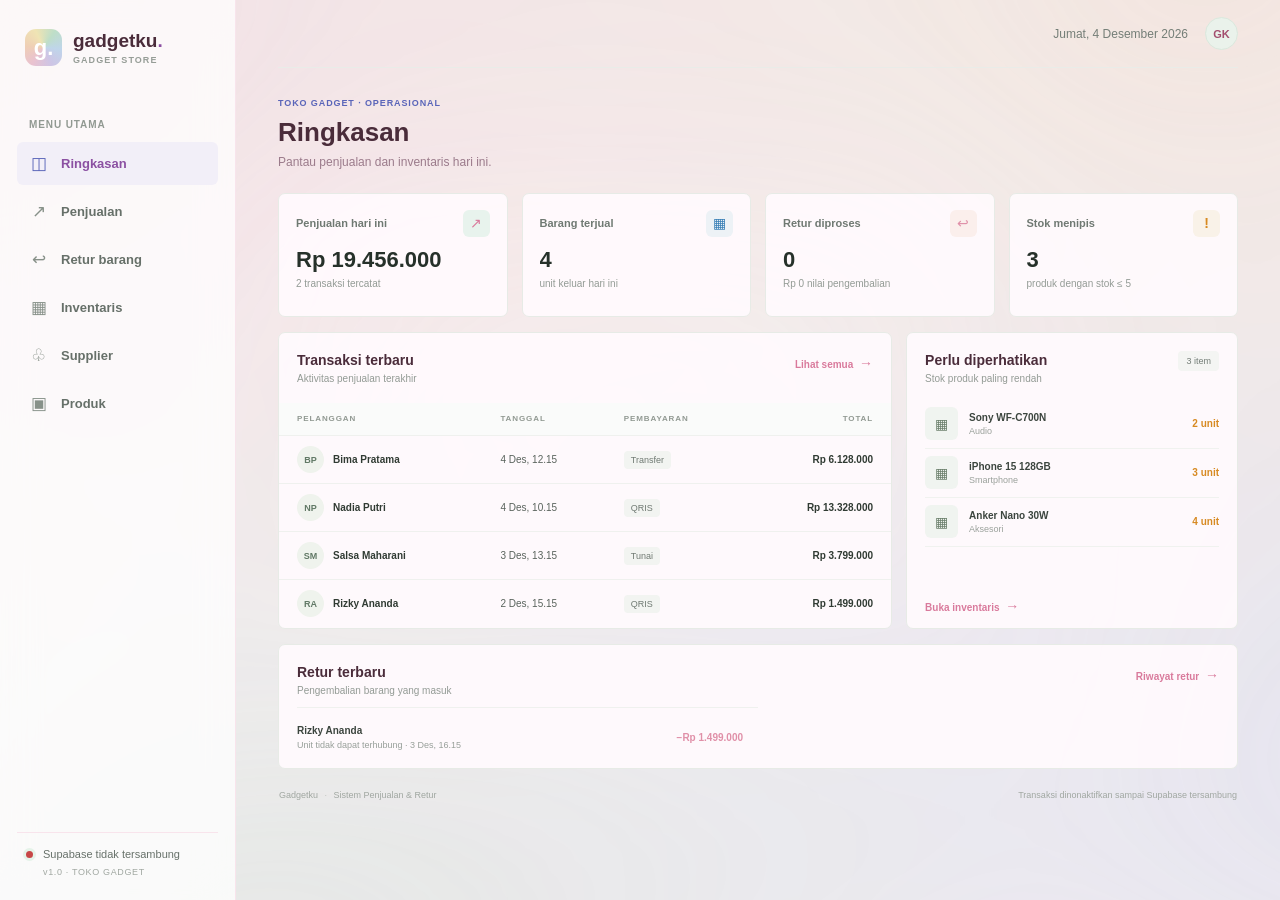
<file: frontend/index.html>
<!doctype html>
<html lang="id">
<head>
  <meta charset="utf-8">
  <meta name="viewport" content="width=device-width, initial-scale=1">
  <meta name="theme-color" content="#fffaf5">
  <title>Gadgetku — Sistem Penjualan</title>
  <link rel="stylesheet" href="styles.css">
</head>
<body>
  <div class="app-shell">
    <aside class="sidebar">
      <a class="brand" href="#dashboard" data-view="dashboard" aria-label="Gadgetku, beranda"><span class="brand-mark">g.</span><span>gadgetku<span class="brand-dot">.</span><small>GADGET STORE</small></span></a>
      <div class="side-label">MENU UTAMA</div>
      <nav class="navigation" aria-label="Navigasi utama">
        <button class="nav-link active" data-view="dashboard"><span>◫</span>Ringkasan</button>
        <button class="nav-link" data-view="sales"><span>↗</span>Penjualan</button>
        <button class="nav-link" data-view="returns"><span>↩</span>Retur barang</button>
        <button class="nav-link" data-view="inventory"><span>▦</span>Inventaris</button>
        <button class="nav-link" data-view="suppliers"><span>♧</span>Supplier</button>
        <button class="nav-link" data-view="products"><span>▣</span>Produk</button>
      </nav>
      <div class="sidebar-bottom"><span class="live-dot"></span><span id="connection-label">Mode demo lokal</span><small>v1.0 · TOKO GADGET</small></div>
    </aside>

    <main class="main-content">
      <header class="topbar"><div class="mobile-brand"><span class="brand-mark">g.</span> gadgetku.</div><div class="topbar-right"><span class="today" id="today-label"></span><span class="avatar">GK</span></div></header>
      <section class="page-heading"><div><div class="eyebrow" id="eyebrow">TOKO GADGET · OPERASIONAL</div><h1 id="page-title">Ringkasan</h1><p id="page-subtitle">Pantau penjualan dan inventaris hari ini.</p></div><button class="button button-primary" id="new-sale"><span>＋</span> Transaksi baru</button></section>

      <section id="dashboard-view" class="view active-view">
        <div class="stats-grid">
          <article class="stat-card"><div class="stat-top"><span>Penjualan hari ini</span><span class="stat-symbol green">↗</span></div><strong id="stat-sales">Rp0</strong><small id="stat-sales-count">0 transaksi tercatat</small></article>
          <article class="stat-card"><div class="stat-top"><span>Barang terjual</span><span class="stat-symbol blue">▦</span></div><strong id="stat-items">0</strong><small>unit keluar hari ini</small></article>
          <article class="stat-card"><div class="stat-top"><span>Retur diproses</span><span class="stat-symbol coral">↩</span></div><strong id="stat-returns">0</strong><small id="stat-refunds">Rp0 nilai pengembalian</small></article>
          <article class="stat-card"><div class="stat-top"><span>Stok menipis</span><span class="stat-symbol amber">!</span></div><strong id="stat-low">0</strong><small>produk dengan stok ≤ 5</small></article>
        </div>
        <div class="content-grid">
          <section class="panel recent-panel"><div class="panel-heading"><div><h2>Transaksi terbaru</h2><p>Aktivitas penjualan terakhir</p></div><button class="text-button" data-go="sales">Lihat semua <span>→</span></button></div><div class="table-wrap"><table><thead><tr><th>PELANGGAN</th><th>TANGGAL</th><th>PEMBAYARAN</th><th class="align-right">TOTAL</th></tr></thead><tbody id="recent-sales"></tbody></table></div></section>
          <section class="panel stock-panel"><div class="panel-heading"><div><h2>Perlu diperhatikan</h2><p>Stok produk paling rendah</p></div><span class="small-count" id="low-count">0 item</span></div><div id="low-stock-list" class="low-stock-list"></div><button class="stock-link" data-go="inventory">Buka inventaris <span>→</span></button></section>
        </div>
        <section class="panel returns-strip"><div class="panel-heading"><div><h2>Retur terbaru</h2><p>Pengembalian barang yang masuk</p></div><button class="text-button" data-go="returns">Riwayat retur <span>→</span></button></div><div id="recent-returns" class="return-list"></div></section>
      </section>

      <section id="sales-view" class="view"><section class="panel full-panel"><div class="panel-heading"><div><h2>Riwayat penjualan</h2><p>Daftar transaksi toko</p></div><span class="small-count" id="sales-count">0 transaksi</span></div><div class="table-wrap"><table><thead><tr><th>ID TRANSAKSI</th><th>PELANGGAN</th><th>TANGGAL</th><th>METODE</th><th class="align-right">TOTAL</th><th>AKSI</th></tr></thead><tbody id="sales-table"></tbody></table></div></section></section>

      <section id="returns-view" class="view"><section class="panel full-panel"><div class="panel-heading"><div><h2>Riwayat retur</h2><p>Barang dan pengembalian dana</p></div><button class="button button-small button-primary" data-action="new-return"><span>＋</span> Proses retur</button></div><div class="table-wrap"><table><thead><tr><th>ID RETUR</th><th>TRANSAKSI</th><th>TANGGAL</th><th>ALASAN</th><th class="align-right">PENGEMBALIAN</th></tr></thead><tbody id="returns-table"></tbody></table></div></section></section>

      <section id="inventory-view" class="view"><section class="panel full-panel"><div class="panel-heading"><div><h2>Inventaris produk</h2><p>Harga jual, pemasok, dan ketersediaan stok</p></div><span class="small-count" id="product-count">0 produk</span></div><div class="table-wrap"><table><thead><tr><th>PRODUK</th><th>KATEGORI</th><th>SKU</th><th>PEMASOK</th><th class="align-right">HARGA</th><th class="align-right">STOK</th></tr></thead><tbody id="products-table"></tbody></table></div></section></section>

      <section id="suppliers-view" class="view">
        <section class="panel full-panel">
          <div class="panel-heading">
            <div><h2>Manajemen Supplier</h2><p>Daftar pemasok dan kontak operasional</p></div>
            <button class="button button-small button-primary" data-action="new-supplier"><span>＋</span> Tambah Supplier</button>
          </div>
          <div class="table-wrap"><table>
            <thead><tr><th>NAMA SUPPLIER</th><th>KONTAK PERSON</th><th>NO. TELEPON</th><th>ALAMAT</th><th>AKSI</th></tr></thead>
            <tbody id="suppliers-table"></tbody>
          </table></div>
        </section>
      </section>

      <section id="products-view" class="view">
        <section class="panel full-panel">
          <div class="panel-heading">
            <div><h2>Katalog Produk</h2><p>Kelola barang dan pantau ketersediaan stok</p></div>
            <button class="button button-small button-primary" data-action="new-product"><span>＋</span> Tambah Produk</button>
          </div>
          <div class="table-wrap"><table>
            <thead><tr><th>NAMA PRODUK</th><th>KATEGORI</th><th>HARGA</th><th>STOK</th><th>AKSI</th></tr></thead>
            <tbody id="catalog-table"></tbody>
          </table></div>
        </section>
      </section>

      <footer class="footer"><span>Gadgetku <span>·</span> Sistem Penjualan & Retur</span><span id="data-mode">Data tersimpan di perangkat ini</span></footer>
    </main>
  </div>

  <dialog id="sale-dialog" class="modal"><form id="sale-form" method="dialog"><div class="modal-heading"><div><div class="eyebrow" id="sale-dialog-eyebrow">TRANSAKSI BARU</div><h2>Catat penjualan</h2></div><button class="icon-button" type="button" data-close aria-label="Tutup">×</button></div><label>Nama pelanggan<input id="sale-customer" name="customer_name" type="text" required maxlength="120" autocomplete="name" placeholder="Tulis nama pelanggan"></label><label>No. telepon <span class="optional-label">Opsional</span><input id="sale-customer-phone" name="customer_phone" type="tel" maxlength="40" autocomplete="tel" placeholder="Nomor telepon jika tersedia"></label><div class="modal-section-label">Pilih barang</div><div id="sale-product-list" class="picker-list"></div><label>Metode pembayaran<select name="payment_method" id="sale-payment-method"><option>Tunai</option><option>Transfer</option><option>QRIS</option></select></label><label id="sale-amount-label">Jumlah uang diterima<input id="sale-amount-paid" name="amount_paid" type="number" min="0" step="1" value="0" required><small id="sale-payment-hint">Masukkan nominal tunai; kembalian dihitung otomatis.</small></label><div class="modal-total"><span>Total transaksi</span><strong id="sale-total">Rp0</strong></div><p class="form-error" id="sale-error"></p><button class="button button-primary modal-submit" type="submit">Simpan transaksi <span>→</span></button></form></dialog>

  <dialog id="return-dialog" class="modal"><form id="return-form" method="dialog"><div class="modal-heading"><div><div class="eyebrow">PENGEMBALIAN BARANG</div><h2>Proses retur</h2></div><button class="icon-button" type="button" data-close aria-label="Tutup">×</button></div><label>Pilih transaksi<select name="sale_id" id="return-sale" required></select></label><div class="modal-section-label">Barang yang diretur</div><div id="return-item-list" class="picker-list empty-picker">Pilih transaksi untuk melihat barang.</div><label>Alasan retur<input name="reason" placeholder="Contoh: Produk tidak berfungsi" required maxlength="160"></label><div class="modal-total"><span>Estimasi pengembalian</span><strong id="return-total">Rp0</strong></div><p class="form-error" id="return-error"></p><button class="button button-primary modal-submit" type="submit">Simpan retur <span>→</span></button></form></dialog>

  <dialog id="supplier-dialog" class="modal"><form id="supplier-form" method="dialog">
    <div class="modal-heading"><div><div class="eyebrow">DATA PEMASOK</div><h2 id="supplier-dialog-title">Tambah Supplier</h2></div><button class="icon-button" type="button" data-close aria-label="Tutup">×</button></div>
    <input type="hidden" name="id">
    <label>Nama supplier<input name="name" required maxlength="120"></label>
    <label>Kontak person<input name="contact_name" required maxlength="120"></label>
    <label>No. telepon<input name="phone" required maxlength="40"></label>
    <label>Alamat<input name="address" required maxlength="200"></label>
    <p class="form-error" id="supplier-error"></p>
    <button class="button button-primary modal-submit" type="submit">Simpan supplier <span>→</span></button>
  </form></dialog>

  <dialog id="product-dialog" class="modal"><form id="product-form" method="dialog">
    <div class="modal-heading"><div><div class="eyebrow">KATALOG BARANG</div><h2 id="product-dialog-title">Tambah Produk</h2></div><button class="icon-button" type="button" data-close aria-label="Tutup">×</button></div>
    <input type="hidden" name="id">
    <label>SKU<input name="sku" required maxlength="40"></label>
    <label>Nama produk<input name="name" required maxlength="140"></label>
    <label>Kategori<input name="category" required maxlength="80"></label>
    <label>Supplier<select name="supplier_id" id="product-supplier" required></select></label>
    <label>Harga<input name="price" type="number" min="0" step="1" required></label>
    <label>Stok<input name="stock" type="number" min="0" step="1" required></label>
    <p class="form-error" id="product-error"></p>
    <button class="button button-primary modal-submit" type="submit">Simpan produk <span>→</span></button>
  </form></dialog>

  <dialog id="sale-success-dialog" class="modal success-modal">
    <div class="success-mark">✓</div>
    <div class="success-copy"><div class="eyebrow">TRANSAKSI TERSIMPAN</div><h2 id="sale-success-title">Penjualan berhasil</h2><p id="sale-success-summary"></p></div>
    <div class="success-actions"><button class="button button-primary" id="print-saved-sale" type="button">Cetak Struk</button><button class="button button-quiet" type="button" data-close>Tutup</button></div>
  </dialog>

  <dialog id="receipt-dialog" class="modal receipt-modal">
    <div class="receipt-toolbar no-print"><label>Ukuran kertas<select id="receipt-width"><option value="58">Thermal 58 mm</option><option value="80">Thermal 80 mm</option></select></label><button class="button button-primary" id="print-receipt" type="button">Cetak Struk</button><button class="icon-button" type="button" data-close aria-label="Tutup">×</button></div>
    <div id="receipt-preview"></div>
  </dialog>
  <div id="toast" class="toast" role="status" aria-live="polite"></div>
  <script src="app.js"></script>
</body>
</html>
</file>
<file: frontend/styles.css>
:root {
  color-scheme: light;
    --ink: #4a2c3a;
  --muted: #9b7b8b;
  --line: #f8e4ec;
  --paper: rgba(255, 250, 253, .92);
  --canvas: #fdf5f8;
  --green: #d97a9c;
  --green-dark: #a34e6e;
  --green-pale: #fce9f0;
  --coral: #e090a8;
  --amber: #d78a22;
  --blue: #367db5;
  --rainbow-red: #df4a57;
  --rainbow-orange: #e67e22;
  --rainbow-yellow: #d8ae24;
  --rainbow-green: #2d9660;
  --rainbow-blue: #367db5;
  --rainbow-indigo: #5a65b9;
  --rainbow-violet: #8b50a2;
  font-family: 'Poppins', 'Quicksand', 'Segoe UI', sans-serif;
  font-synthesis: none;
  text-rendering: optimizeLegibility;
}
* { box-sizing: border-box; }
[hidden] { display: none !important; }
.eyebrow { margin-bottom: 8px; color: var(--rainbow-indigo); font-size: 9px; }
body { position: relative; isolation: isolate; margin: 0; min-width: 320px; background: var(--canvas); color: var(--ink); }
body::before { position: fixed; z-index: -1; inset: -24%; pointer-events: none; background: radial-gradient(ellipse at 12% 16%, rgba(232, 178, 190, .45) 0%, transparent 43%), radial-gradient(ellipse at 80% 13%, rgba(239, 201, 164, .4) 0%, transparent 44%), radial-gradient(ellipse at 91% 74%, rgba(181, 199, 229, .4) 0%, transparent 44%), radial-gradient(ellipse at 30% 91%, rgba(173, 216, 194, .4) 0%, transparent 45%), conic-gradient(from 210deg at 51% 48%, rgba(229, 195, 214, .12), rgba(235, 213, 177, .1), rgba(183, 218, 207, .12), rgba(192, 200, 231, .1), rgba(229, 195, 214, .12)); filter: blur(76px) saturate(.72); opacity: .82; content: ''; }
.nav-link.active { background: #f2eff8; color: var(--rainbow-violet); }
button, input, select { font: inherit; }
.nav-link.active span { color: var(--rainbow-indigo); }
button { cursor: pointer; }
h1 { font: 700 26px/1.25 'Segoe UI', Tahoma, sans-serif; letter-spacing: 0; }
.app-shell { min-height: 100vh; }
.button-primary { position: relative; overflow: hidden; background: var(--ink); color: #fff; }
.sidebar { position: fixed; inset: 0 auto 0 0; z-index: 2; display: flex; width: 236px; flex-direction: column; padding: 29px 17px 20px; background: #fff; border-right: 1px solid var(--line); }
.button-primary:hover { background: #354039; }
.brand { display: flex; align-items: center; gap: 11px; margin: 0 0 53px 8px; color: var(--ink); font: 800 19px/1 'Manrope', sans-serif; text-decoration: none; }
.brand-mark { display: grid; width: 37px; height: 37px; place-items: center; border-radius: 11px; background: var(--green); color: #fff; font: 800 22px/1 'Manrope', sans-serif; }
.brand-dot { color: var(--green); }
.brand small { display: block; margin-top: 6px; color: #969d97; font: 700 9px/1 'DM Sans', sans-serif; letter-spacing: 1.05px; }
.side-label, .eyebrow, th, .modal-section-label { color: #919992; font-size: 10px; font-weight: 700; letter-spacing: .9px; }
.side-label { padding: 0 12px; margin-bottom: 12px; }
.navigation { display: grid; gap: 5px; }
.nav-link { display: flex; align-items: center; gap: 13px; min-height: 43px; padding: 0 12px; border: 0; border-radius: 6px; background: transparent; color: #667069; text-align: left; font-size: 13px; font-weight: 600; transition: background .16s, color .16s; }
.nav-link span { display: grid; width: 19px; place-items: center; color: #879189; font-size: 17px; }
.nav-link:hover { background: #f5f7f5; color: var(--ink); }
.nav-link.active { background: var(--green-pale); color: var(--green-dark); }
.nav-link.active span { color: var(--green); }
.sidebar-bottom { display: grid; grid-template-columns: 9px 1fr; gap: 0 8px; align-items: center; margin-top: auto; padding: 15px 9px 3px; border-top: 1px solid var(--line); color: #67716a; font-size: 11px; }
.sidebar-bottom small { grid-column: 2; margin-top: 7px; color: #a0a7a1; font-size: 9px; letter-spacing: .65px; }
.live-dot { width: 7px; height: 7px; border-radius: 50%; background: #55a67e; box-shadow: 0 0 0 3px #e5f3e9; }
.main-content { max-width: 1600px; min-height: 100vh; margin-left: 236px; padding: 0 42px 22px; }
.topbar { display: flex; height: 68px; align-items: center; justify-content: flex-end; border-bottom: 1px solid #e9ece8; }
.topbar-right { display: flex; align-items: center; gap: 17px; }
.today { color: #747e77; font-size: 12px; }
.avatar { display: grid; width: 33px; height: 33px; place-items: center; border: 1px solid #d9e7dc; border-radius: 50%; background: #eaf2eb; color: var(--green-dark); font-size: 11px; font-weight: 700; }
.mobile-brand { display: none; }
.page-heading { display: flex; align-items: center; justify-content: space-between; gap: 20px; padding: 30px 0 24px; }
.eyebrow { margin-bottom: 8px; color: var(--green); font-size: 9px; }
h1, h2, p { margin: 0; }
h1 { font: 700 26px/1.25 'Manrope', sans-serif; letter-spacing: 0; }
.page-heading p { margin-top: 6px; color: var(--muted); font-size: 12px; }
.button { display: inline-flex; min-height: 39px; align-items: center; justify-content: center; gap: 8px; padding: 0 15px; border: 1px solid transparent; border-radius: 5px; font-size: 12px; font-weight: 700; transition: background .15s, transform .15s; }
.button:hover { transform: translateY(-1px); }
.button-primary { background: var(--green); color: #fff; }
.button-primary:hover { background: var(--green-dark); }
.button-primary > span { font-size: 17px; font-weight: 400; }
.button-small { min-height: 34px; padding: 0 12px; font-size: 11px; }
.view { display: none; animation: reveal .24s ease both; }
.active-view { display: block; }
@keyframes reveal { from { opacity: 0; transform: translateY(5px); } to { opacity: 1; transform: translateY(0); } }
.stats-grid { display: grid; grid-template-columns: repeat(4, minmax(0, 1fr)); gap: 14px; }
.stat-card, .panel { border: 1px solid #e7ebe6; border-radius: 7px; background: var(--paper); }
.stat-card { min-height: 124px; padding: 16px 17px 14px; }
.stat-top { display: flex; align-items: center; justify-content: space-between; color: #6f7972; font-size: 11px; font-weight: 600; }
.stat-symbol { display: grid; width: 27px; height: 27px; place-items: center; border-radius: 6px; font-size: 14px; font-weight: 700; }
.stat-symbol.green { background: #e8f3ed; color: var(--green); }
.stat-symbol.blue { background: #edf2f6; color: var(--blue); }
.stat-symbol.coral { background: #fbefec; color: var(--coral); }
.stat-symbol.amber { background: #f9f2e8; color: var(--amber); }
.stat-card > strong { display: block; overflow: hidden; margin-top: 10px; color: #26312a; font: 700 22px/1.15 'Manrope', sans-serif; text-overflow: ellipsis; white-space: nowrap; }
.stat-card > small { display: block; margin-top: 6px; color: #939b95; font-size: 10px; }
.content-grid { display: grid; grid-template-columns: minmax(0, 1.85fr) minmax(250px, 1fr); gap: 14px; margin-top: 15px; }
.panel { min-width: 0; padding: 18px 18px 0; }
.panel-heading { display: flex; min-height: 44px; align-items: flex-start; justify-content: space-between; gap: 12px; }
.panel-heading h2 { font: 700 14px/1.3 'Manrope', sans-serif; }
.panel-heading p { margin-top: 4px; color: #939b95; font-size: 10px; }
.text-button, .stock-link { padding: 4px 0; border: 0; background: none; color: var(--green); font-size: 10px; font-weight: 700; white-space: nowrap; }
.text-button span, .stock-link span { margin-left: 3px; font-size: 14px; }
.table-wrap { overflow-x: auto; margin: 8px -18px 0; }
table { width: 100%; border-collapse: collapse; text-align: left; }
th { height: 33px; padding: 0 13px; background: #fafbfa; font-size: 8px; white-space: nowrap; }
th:first-child, td:first-child { padding-left: 18px; }
th:last-child, td:last-child { padding-right: 18px; }
td { height: 48px; padding: 7px 13px; border-top: 1px solid #eff1ee; color: #59635c; font-size: 10px; white-space: nowrap; }
td strong { color: #303b33; font-size: 10px; font-weight: 600; }
.align-right { text-align: right; }
.empty-cell { height: 91px; color: #929a94; text-align: center; }
.customer-cell { display: inline-flex; align-items: center; gap: 9px; }
.customer-initial { display: grid; width: 27px; height: 27px; flex: none; place-items: center; border-radius: 50%; background: #eff3ed; color: #617966; font-size: 9px; font-weight: 700; }
.payment-badge { display: inline-block; padding: 4px 7px; border-radius: 4px; background: #f2f4f1; color: #6f7972; font-size: 9px; }
.stock-panel { display: flex; flex-direction: column; }
.small-count { padding: 5px 8px; border-radius: 4px; background: #f4f5f3; color: #747e77; font-size: 9px; white-space: nowrap; }
.low-stock-list { display: grid; gap: 0; padding-top: 5px; }
.stock-item { display: grid; grid-template-columns: 34px minmax(0, 1fr) auto; gap: 10px; align-items: center; min-height: 49px; border-bottom: 1px solid #f0f2ef; }
.product-mark { display: grid; width: 33px; height: 33px; place-items: center; border-radius: 6px; background: #f0f4f0; color: #687d69; font-size: 14px; }
.stock-item strong, .stock-item small { display: block; overflow: hidden; text-overflow: ellipsis; white-space: nowrap; }
.stock-item strong { color: #3b453e; font-size: 10px; font-weight: 600; }
.stock-item small { margin-top: 3px; color: #9aa19b; font-size: 9px; }
.stock-level { color: var(--amber); font-size: 10px; font-weight: 700; white-space: nowrap; }
.stock-link { align-self: flex-start; margin-top: auto; padding: 12px 0 14px; }
.return-list { display: grid; grid-template-columns: repeat(2, minmax(0, 1fr)); }
.return-item { display: flex; min-height: 61px; align-items: center; justify-content: space-between; gap: 14px; padding: 8px 15px 8px 0; border-top: 1px solid #eff1ee; }
.return-item + .return-item { padding-left: 15px; border-left: 1px solid #eff1ee; }
.return-item strong, .return-item small { display: block; }
.return-item strong { color: #3b453e; font-size: 10px; font-weight: 600; }
.return-item small { margin-top: 4px; color: #979f99; font-size: 9px; }
.return-value { color: var(--coral); font-size: 10px; font-weight: 700; white-space: nowrap; }
.returns-strip { margin-top: 15px; padding-bottom: 0; }
.full-panel { min-height: 340px; }
.full-panel .table-wrap { margin-top: 11px; }
.full-panel td { height: 56px; }
.product-name-cell { display: inline-flex; align-items: center; gap: 10px; }
.stock-pill { display: inline-block; min-width: 39px; padding: 4px 7px; border-radius: 4px; background: #edf5ef; color: var(--green-dark); text-align: center; font-size: 9px; font-weight: 700; }
.stock-pill.low { background: #fbf1e4; color: #a66d22; }
.footer { display: flex; justify-content: space-between; gap: 15px; padding: 21px 1px 0; color: #a0a7a1; font-size: 9px; }
.footer span span { padding: 0 4px; color: #c0c6c0; }
.modal { width: min(460px, calc(100vw - 28px)); max-height: min(740px, calc(100dvh - 30px)); padding: 23px; overflow-y: auto; border: 1px solid #e7ebe6; border-radius: 8px; background: #fff; color: var(--ink); box-shadow: 0 24px 75px #25382d2e; }
.modal::backdrop { background: #1b2a2180; backdrop-filter: blur(2px); }
.modal form { display: grid; gap: 14px; }
.modal-heading { display: flex; justify-content: space-between; align-items: flex-start; margin-bottom: 3px; }
.modal-heading h2 { font: 700 20px/1.25 'Manrope', sans-serif; }
.icon-button { display: grid; width: 30px; height: 30px; place-items: center; border: 1px solid var(--line); border-radius: 5px; background: #fff; color: #778078; font-size: 21px; line-height: 1; }
.modal label { display: grid; gap: 7px; color: #58625a; font-size: 11px; font-weight: 600; }
.modal select, .modal input { width: 100%; min-height: 39px; padding: 0 11px; border: 1px solid #e2e7e2; border-radius: 5px; outline: none; background: #fff; color: #303a33; font-size: 11px; }
.modal select:focus, .modal input:focus { border-color: #69a687; box-shadow: 0 0 0 3px #eaf4ed; }
.modal-section-label { margin: 2px 0 -7px; }
.picker-list { display: grid; max-height: 172px; overflow-y: auto; border: 1px solid #eaede9; border-radius: 5px; }
.picker-row { display: grid; grid-template-columns: minmax(0, 1fr) 84px; gap: 10px; align-items: center; min-height: 48px; padding: 7px 10px; border-bottom: 1px solid #eff1ef; }
.picker-row:last-child { border-bottom: 0; }
.picker-row strong, .picker-row small { display: block; }
.picker-row strong { color: #364139; font-size: 10px; font-weight: 600; }
.picker-row small { margin-top: 3px; color: #929a94; font-size: 9px; }
.picker-row input { min-height: 32px; padding: 0 8px; text-align: center; }
.empty-picker { display: flex; min-height: 54px; align-items: center; justify-content: center; padding: 10px; color: #979f99; font-size: 10px; }
.modal-total { display: flex; align-items: center; justify-content: space-between; padding-top: 12px; border-top: 1px solid var(--line); color: #737d75; font-size: 11px; }
.modal-total strong { color: var(--ink); font: 700 16px/1.2 'Manrope', sans-serif; }
.form-error { min-height: 0; color: #bd4d40; font-size: 10px; }
.form-error:empty { display: none; }
.modal-submit { width: 100%; }
.toast { position: fixed; z-index: 5; right: 22px; bottom: 22px; max-width: calc(100vw - 44px); padding: 12px 16px; border: 1px solid #dbe8de; border-radius: 6px; background: #fff; color: var(--green-dark); box-shadow: 0 8px 28px #26372b1c; font-size: 12px; opacity: 0; pointer-events: none; transform: translateY(8px); transition: .2s ease; }
.toast.show { opacity: 1; transform: translateY(0); }

@media (min-width: 1450px) { .main-content { padding-right: 58px; padding-left: 58px; } }
@media (max-width: 1120px) { .main-content { padding-right: 25px; padding-left: 25px; } .stats-grid { grid-template-columns: repeat(2, minmax(0, 1fr)); } .content-grid { grid-template-columns: minmax(0, 1.55fr) minmax(225px, 1fr); } }
@media (max-width: 760px) {
  .sidebar { position: fixed; inset: auto 0 0; width: auto; height: 61px; padding: 5px 8px max(5px, env(safe-area-inset-bottom)); border-top: 1px solid var(--line); border-right: 0; }
  .brand, .side-label, .sidebar-bottom { display: none; }
  .navigation { grid-template-columns: repeat(6, minmax(0, 1fr)); gap: 0; }
  .nav-link { display: flex; min-height: 48px; flex-direction: column; justify-content: center; gap: 2px; padding: 3px 1px; border-radius: 5px; font-size: 8px; white-space: nowrap; }
  .nav-link span { width: auto; font-size: 16px; }
  .main-content { margin-left: 0; padding: 0 17px 83px; }
  .topbar { height: 57px; justify-content: space-between; }
  .mobile-brand { display: flex; align-items: center; gap: 7px; font: 800 15px/1 'Manrope', sans-serif; }
  .mobile-brand .brand-mark { width: 29px; height: 29px; border-radius: 8px; font-size: 18px; }
  .today { font-size: 10px; }
  .page-heading { align-items: flex-end; padding: 22px 0 18px; }
  .page-heading h1 { font-size: 22px; }
  .page-heading p { max-width: 225px; font-size: 11px; line-height: 1.5; }
  .page-heading .button { min-height: 35px; gap: 5px; padding: 0 9px; font-size: 10px; white-space: nowrap; }
  .stats-grid { gap: 9px; }
  .stat-card { min-height: 111px; padding: 13px 12px; }
  .stat-top { font-size: 10px; }
  .stat-symbol { width: 24px; height: 24px; }
  .stat-card > strong { font-size: 19px; }
  .stat-card > small { font-size: 9px; }
  .content-grid { grid-template-columns: 1fr; gap: 10px; margin-top: 10px; }
  .panel { padding-right: 13px; padding-left: 13px; }
  .panel-heading h2 { font-size: 13px; }
  .table-wrap { margin-right: -13px; margin-left: -13px; }
  th { padding-right: 9px; padding-left: 9px; }
  th:first-child, td:first-child { padding-left: 13px; }
  th:last-child, td:last-child { padding-right: 13px; }
  td { padding-right: 9px; padding-left: 9px; }
  .returns-strip { margin-top: 10px; }
  .return-list { grid-template-columns: 1fr; }
  .return-item + .return-item { padding-left: 0; border-left: 0; }
  .footer { flex-direction: column; gap: 6px; padding-top: 16px; }
  .full-panel { padding-top: 15px; }
  .full-panel .table-wrap { margin-right: -13px; margin-left: -13px; }
}
@media (max-width: 390px) { .main-content { padding-right: 12px; padding-left: 12px; } .today { max-width: 112px; text-align: right; } .page-heading p { max-width: 195px; } .page-heading .button { padding: 0 7px; } }
@media (prefers-reduced-motion: reduce) { *, *::before, *::after { scroll-behavior: auto !important; animation-duration: .01ms !important; transition-duration: .01ms !important; } }

.sidebar::before { content: none; }
.brand-mark { background: conic-gradient(from 215deg, #e9c2d0, #efcfb5, #efe4b4, #bedec8, #bfd5ea, #cec5e5, #e9c2d0); }

@media (prefers-color-scheme: dark) {
  :root {
    color-scheme: dark;
    --ink: #e8e9ed;
    --muted: #a4a9b3;
    --line: rgba(222, 226, 238, .13);
    --canvas: #181a20;
    --paper: rgba(35, 38, 47, .82);
    --green: #75c893;
    --green-dark: #a0deb4;
    --green-pale: rgba(78, 120, 91, .24);
    --coral: #ed9298;
    --amber: #e7bf78;
    --blue: #8bbce8;
  }
  body::before { background: radial-gradient(ellipse at 12% 16%, rgba(125, 73, 94, .54) 0%, transparent 45%), radial-gradient(ellipse at 80% 13%, rgba(123, 83, 53, .4) 0%, transparent 46%), radial-gradient(ellipse at 91% 74%, rgba(65, 79, 124, .5) 0%, transparent 46%), radial-gradient(ellipse at 30% 91%, rgba(48, 103, 77, .4) 0%, transparent 47%), conic-gradient(from 210deg at 51% 48%, rgba(117, 74, 108, .12), rgba(129, 102, 58, .1), rgba(55, 112, 90, .12), rgba(68, 76, 130, .1), rgba(117, 74, 108, .12)); filter: blur(94px) saturate(.62); opacity: .58; }
  .sidebar { background: rgba(28, 30, 37, .9); }
  .brand small, .side-label, .eyebrow, th, .modal-section-label { color: #a6a8b5; }
  .nav-link { color: #c3c5cd; }
  .nav-link:hover { background: rgba(255, 255, 255, .06); }
  .nav-link.active { background: rgba(139, 112, 166, .2); color: #dbc3ef; }
  .nav-link.active span, .eyebrow { color: #c7a9e7; }
  .stat-card, .panel { border-color: var(--line); background: var(--paper); backdrop-filter: blur(16px); }
  .stat-card > strong, td strong, .stock-item strong, .return-item strong, .picker-row strong { color: #e5e6eb; }
  .stat-top, td, .modal label { color: #c1c3cc; }
  .panel-heading p, .stat-card > small, .stock-item small, .return-item small, .picker-row small { color: #a4a7b1; }
  .today { color: #c1c3cc; }
  th { background: rgba(255, 255, 255, .035); }
  td, .return-item, .stock-item { border-color: rgba(226, 230, 241, .1); }
  .customer-initial, .product-mark { background: rgba(167, 194, 177, .14); color: #b5d5c1; }
  .payment-badge, .small-count { background: rgba(255, 255, 255, .08); color: #d0d1d9; }
  .stat-symbol.green { background: rgba(83, 165, 112, .2); color: #9fe0b2; }
  .stat-symbol.blue { background: rgba(78, 137, 184, .2); color: #a4d1f4; }
  .stat-symbol.coral { background: rgba(190, 88, 100, .2); color: #f1a4a9; }
  .stat-symbol.amber { background: rgba(191, 139, 63, .2); color: #f0ce90; }
  .stock-pill { background: rgba(89, 151, 111, .2); color: #a8dbb7; }
  .stock-pill.low { background: rgba(198, 147, 71, .2); color: #efd096; }
  .modal { border-color: var(--line); background: #252831; color: var(--ink); }
  .icon-button, .modal select, .modal input { border-color: var(--line); background: #1f222a; color: var(--ink); }
  .modal select:focus, .modal input:focus { border-color: #ad8acb; box-shadow: 0 0 0 3px rgba(165, 127, 197, .16); }
  .picker-list { border-color: var(--line); }
  .picker-row { border-color: rgba(226, 230, 241, .1); }
  .modal-total { border-color: var(--line); color: #c1c3cc; }
  .modal-total strong { color: var(--ink); }
  .button-primary { background: #51466b; }
  .button-primary:hover { background: #62547f; }
  .avatar { border-color: rgba(185, 162, 208, .32); background: rgba(128, 95, 153, .2); color: #e0c8f1; }
  .live-dot { box-shadow: 0 0 0 3px rgba(99, 172, 124, .16); }
  .footer { color: #a1a4ae; }
  .empty-cell { color: #a5a8b2; }
  .toast { border-color: var(--line); background: #292d35; color: #a9dfb8; }
}
.brand-dot { color: var(--rainbow-violet); }
.nav-link.active { background: #f2eff8; color: var(--rainbow-violet); }
.nav-link.active span { color: var(--rainbow-indigo); }
.eyebrow { color: var(--rainbow-indigo); }
.button-primary { position: relative; overflow: hidden; background: var(--ink); }
.button-primary::before { content: none; }
.button-primary:hover { background: #354039; }
.brand, .brand-mark, .brand small, h1, .stat-card > strong, .panel-heading h2, .modal-heading h2, .modal-total strong, .mobile-brand { font-family: 'Segoe UI', Tahoma, sans-serif; }
body::before { z-index: 0; }
.app-shell { position: relative; z-index: 1; }
.sidebar { background: rgba(255, 255, 255, .76); backdrop-filter: blur(18px); }
@media (prefers-color-scheme: dark) {
  .sidebar { background: rgba(28, 30, 37, .9); border-right-color: var(--line); }
}

.catalog-thumb { display: grid; width: 36px; height: 36px; place-items: center; border: 1px solid var(--line); border-radius: 6px; background: rgba(255, 255, 255, .58); color: var(--rainbow-indigo); font-size: 16px; }
.catalog-name strong, .catalog-name small { display: block; }
.catalog-name strong { color: var(--ink); font-size: 11px; font-weight: 600; }
.catalog-name small { margin-top: 4px; color: var(--muted); font-size: 9px; }
.stock-state { display: inline-flex; min-height: 25px; align-items: center; padding: 0 8px; border-radius: 4px; font-size: 9px; font-weight: 700; white-space: nowrap; }
.stock-state.ok { background: var(--green-pale); color: var(--green-dark); }
.stock-state.low { background: #fff0ef; color: #c23f3f; }
.action-group { display: inline-flex; align-items: center; gap: 4px; }
.table-action { min-height: 28px; padding: 0 7px; border: 0; border-radius: 4px; background: transparent; color: var(--green-dark); font-size: 10px; font-weight: 700; }
.table-action:hover { background: var(--green-pale); }
.table-action.delete { color: var(--coral); }
.table-action.delete:hover { background: #fff0ef; }
.table-action.print-action { color: var(--rainbow-indigo); }
.table-action.print-action:hover { background: rgba(90, 101, 185, .1); }
.modal label[hidden] { display: none; }
#sale-amount-label small { color: var(--muted); font-size: 10px; font-weight: 400; }
.success-modal { width: min(380px, calc(100vw - 28px)); padding: 28px; text-align: center; }
.success-mark { display: grid; width: 44px; height: 44px; place-items: center; border-radius: 50%; background: var(--green-pale); color: var(--green-dark); font-size: 22px; font-weight: 700; }
.success-copy h2 { font: 700 19px/1.3 'Segoe UI', Tahoma, sans-serif; }
.success-copy p { margin-top: 6px; color: var(--muted); font-size: 12px; }
.success-actions { display: flex; width: 100%; gap: 9px; margin-top: 8px; }
.success-actions .button { flex: 1; }
.button-quiet { border-color: var(--line); background: transparent; color: var(--ink); }
.receipt-modal { width: min(560px, calc(100vw - 24px)); max-width: calc(100vw - 24px); padding: 14px; }
.receipt-toolbar { display: flex; align-items: end; gap: 8px; margin-bottom: 12px; }
.receipt-toolbar label { flex: 1; }
.receipt-toolbar select { min-height: 36px; }
.receipt-paper { width: min(var(--receipt-width), 100%); margin: 0 auto; padding: 5mm; background: #fff; color: #171717; font: 10px/1.4 'Courier New', monospace; }
.receipt-header { text-align: center; }
.receipt-header h1 { margin: 0 0 4px; font: 700 17px/1.2 'Courier New', monospace; }
.receipt-header p { margin: 1px 0; font-size: 9px; }
.receipt-rule { margin: 8px 0; border-top: 1px dashed #555; }
.receipt-meta { display: grid; gap: 3px; }
.receipt-meta div, .receipt-customer { display: flex; justify-content: space-between; gap: 6px; }
.receipt-meta span, .receipt-customer span, .receipt-summary span { color: #444; }
.receipt-meta strong, .receipt-customer strong { text-align: right; overflow-wrap: anywhere; }
.receipt-items { display: block; width: 100%; table-layout: auto; border-collapse: collapse; font: inherit; }
.receipt-items tbody { display: block; width: 100%; }
.receipt-items tr { display: grid; width: 100%; grid-template-columns: 12% 44% 44%; }
.receipt-items th, .receipt-items td { height: auto; padding: 3px 1px; background: transparent; border: 0; color: #171717; font: inherit; text-align: right; white-space: normal; overflow-wrap: anywhere; }
.receipt-items th { font-weight: 700; }
.receipt-items .receipt-product-row { display: block; border-top: 1px dashed #777; }
.receipt-items .receipt-product-row td { display: block; width: 100%; padding: 7px 1px 2px; text-align: left; font-weight: 700; }
.receipt-items .receipt-values-row { grid-template-columns: 12% 44% 44%; padding-bottom: 6px; border-bottom: 1px dashed #aaa; }
.receipt-items .receipt-values-row td { display: flex; width: auto; flex-direction: column; align-items: flex-end; gap: 3px; padding: 2px 1px 4px; text-align: right; white-space: nowrap; overflow-wrap: normal; }
.receipt-items .receipt-values-row td:first-child { align-items: center; text-align: center; }
.receipt-detail-label { color: #555; font-size: 7px; line-height: 1.2; white-space: normal; }
.receipt-items .receipt-values-row strong { font-size: 8px; font-weight: 700; }
.receipt-paper[data-receipt-width="58"] .receipt-items { font-size: 8px; }
.receipt-paper[data-receipt-width="80"] .receipt-items { font-size: 10px; }
.receipt-summary { display: grid; gap: 4px; }
.receipt-summary > div { display: flex; justify-content: space-between; gap: 8px; }
.receipt-summary .receipt-total { padding-top: 2px; font-size: 12px; font-weight: 700; }
.receipt-thanks { margin-top: 9px; text-align: center; }

@media (prefers-color-scheme: dark) {
  .success-modal { background: #252831; color: var(--ink); }
  .button-quiet { border-color: var(--line); color: var(--ink); }
}

@media print {
  @page { margin: 0; }
  body { min-width: 0; margin: 0; background: #fff !important; }
  body > * { visibility: hidden !important; }
  #receipt-dialog[open] { position: fixed; inset: 0; display: block; width: auto; max-width: none; max-height: none; margin: 0; padding: 0; overflow: visible; border: 0; border-radius: 0; background: #fff !important; box-shadow: none; visibility: visible !important; }
  #receipt-dialog[open] #receipt-preview, #receipt-dialog[open] #receipt-preview * { visibility: visible !important; }
  .receipt-toolbar, .no-print { display: none !important; }
  .receipt-paper { width: var(--receipt-width) !important; max-width: var(--receipt-width) !important; margin: 0; padding: 3mm; color: #000; background: #fff; font-size: 8pt; }
  .receipt-header h1 { font-size: 13pt; }
  .receipt-items th, .receipt-items td { padding-top: 2px; padding-bottom: 2px; font-size: 7pt; }
}

@media (prefers-color-scheme: dark) {
  .catalog-thumb { border-color: var(--line); background: rgba(255, 255, 255, .06); color: #c5b4e8; }
  .catalog-name strong { color: var(--ink); }
  .catalog-name small { color: var(--muted); }
  .stock-state.low { background: rgba(205, 76, 83, .2); color: #ffafb1; }
  .table-action.delete:hover { background: rgba(205, 76, 83, .16); }
  .receipt-detail-label { color: #444; }
}

@media (prefers-color-scheme: dark) {
  .nav-link.active { background: rgba(139, 112, 166, .2); color: #dbc3ef; }
  .nav-link.active span, .eyebrow { color: #c7a9e7; }
  .button-primary { background: #51466b; color: #fff; }
  .button-primary:hover { background: #62547f; }
}
</file>
